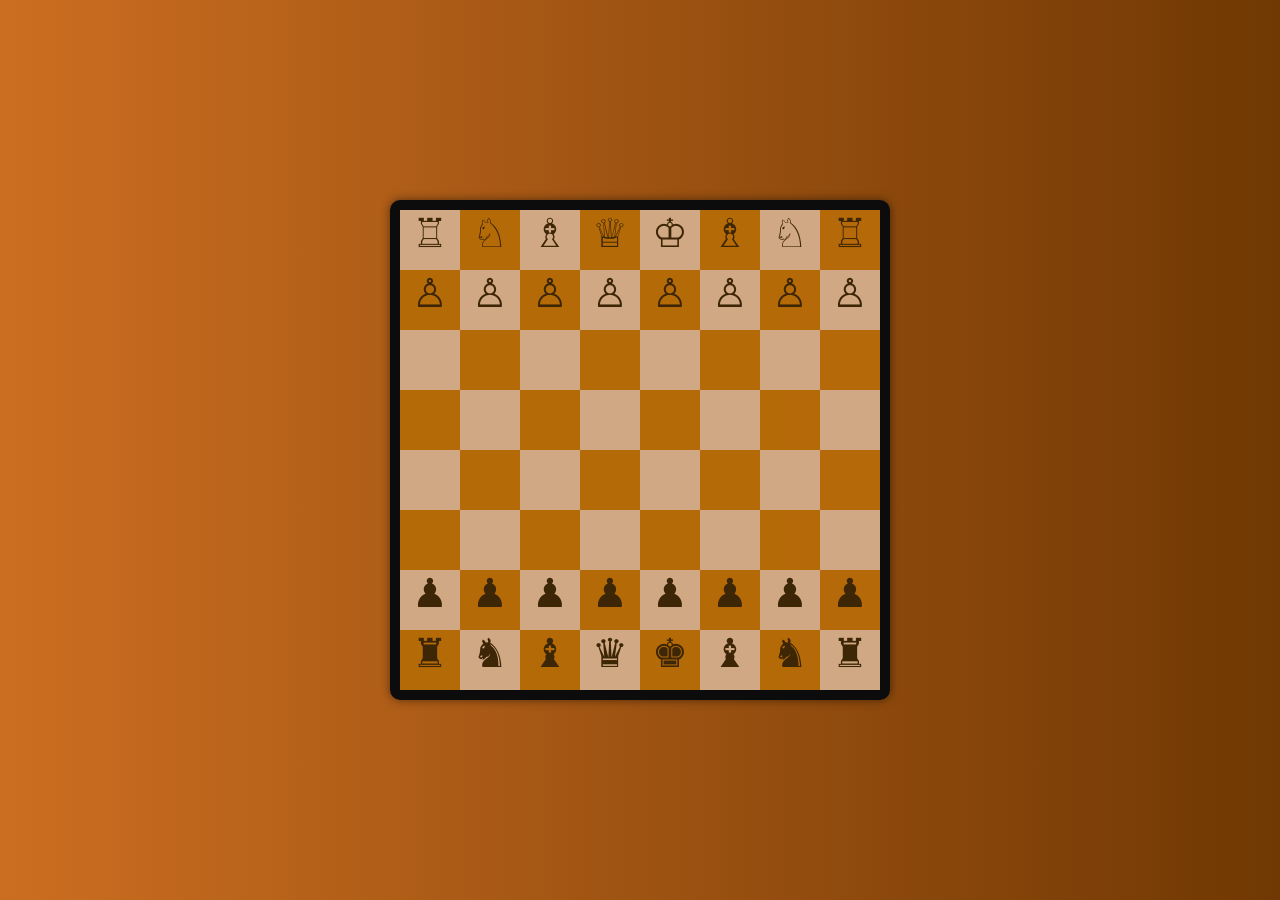
<file: index.html>
<!DOCTYPE html>
<html lang="es">
<head>
    <meta charset="UTF-8">
    <meta http-equiv="X-UA-Compatible" content="IE=edge">
    <meta name="viewport" content="width=device-width, initial-scale=1.0">
    <link rel="stylesheet" href="THE-STYLE.css">
    <title>Tablero de Ajedrez</title>
</head>
<body>
    <div class="tablero">
        <div class="a">&#9814;</div>
        <div>&#9816;</div>
        <div class="a">&#9815;</div>
        <div>&#9813;</div>
        <div class="a">&#9812;</div>
        <div>&#9815;</div>
        <div class="a">&#9816;</div>
        <div>&#9814;</div>
        <div>&#9817;</div>
        <div class="a">&#9817;</div>
        <div>&#9817;</div>
        <div class="a">&#9817;</div>
        <div>&#9817;</div>
        <div class="a">&#9817;</div>
        <div>&#9817;</div>
        <div class="a">&#9817;</div>
        <div class="a"></div>
        <div></div>
        <div class="a"></div>
        <div></div>
        <div class="a"></div>
        <div></div>
        <div class="a"></div>
        <div></div>
        <div></div>
        <div class="a"></div>
        <div></div>
        <div class="a"></div>
        <div></div>
        <div class="a"></div>
        <div></div>
        <div class="a"></div>
        <div class="a"></div>
        <div></div>
        <div class="a"></div>
        <div></div>
        <div class="a"></div>
        <div></div>
        <div class="a"></div>
        <div></div>
        <div></div>
        <div class="a"></div>
        <div></div>
        <div class="a"></div>
        <div></div>
        <div class="a"></div>
        <div></div>
        <div class="a"></div>
        <div class="a">&#9823;</div>
        <div>&#9823;</div>
        <div class="a">&#9823;</div>
        <div>&#9823;</div>
        <div class="a">&#9823;</div>
        <div>&#9823;</div>
        <div class="a">&#9823;</div>
        <div>&#9823;</div>
        <div >&#9820;</div>
        <div class="a">&#9822;</div>
        <div>&#9821;</div>
        <div class="a">&#9819;</div>
        <div>&#9818;</div>
        <div class="a">&#9821;</div>
        <div>&#9822;</div>
        <div class="a">&#9820;</div>
    </div>
</body>
</html>
</file>
<file: THE-STYLE.css>
* {
    padding: 0;
    margin: 0;
    box-sizing: border-box;
}

body {
    width: 100%;
    height: 100vh;
    display: grid;
    place-items: center;      
    background: linear-gradient(to right, #cc6e21, #703803); 

}

.tablero {
    width: 500px;
    height: 500px;
    display: grid;
    grid-template-columns: repeat(8, 1fr);
    grid-template-rows: repeat(8, 1fr);
    background-color: #b66b09fa;
    border: 10px solid #0c0c0c;
    border-radius: 10px;
    box-shadow: 0 0 10px rgba(0, 0, 0, 0.5);
}

.tablero * {
    text-align: center;
    font-size: 40px;
    transition: 0.2s ease-in-out;
    cursor: pointer;
    user-select: none;
    color: #3d2605;

}

.tablero *:hover {
    font-weight: 600;
    background-color: #ec9f5c;
}

.a {
    background-color: #d1a884;
    color: #3d2605;
}
</file>
